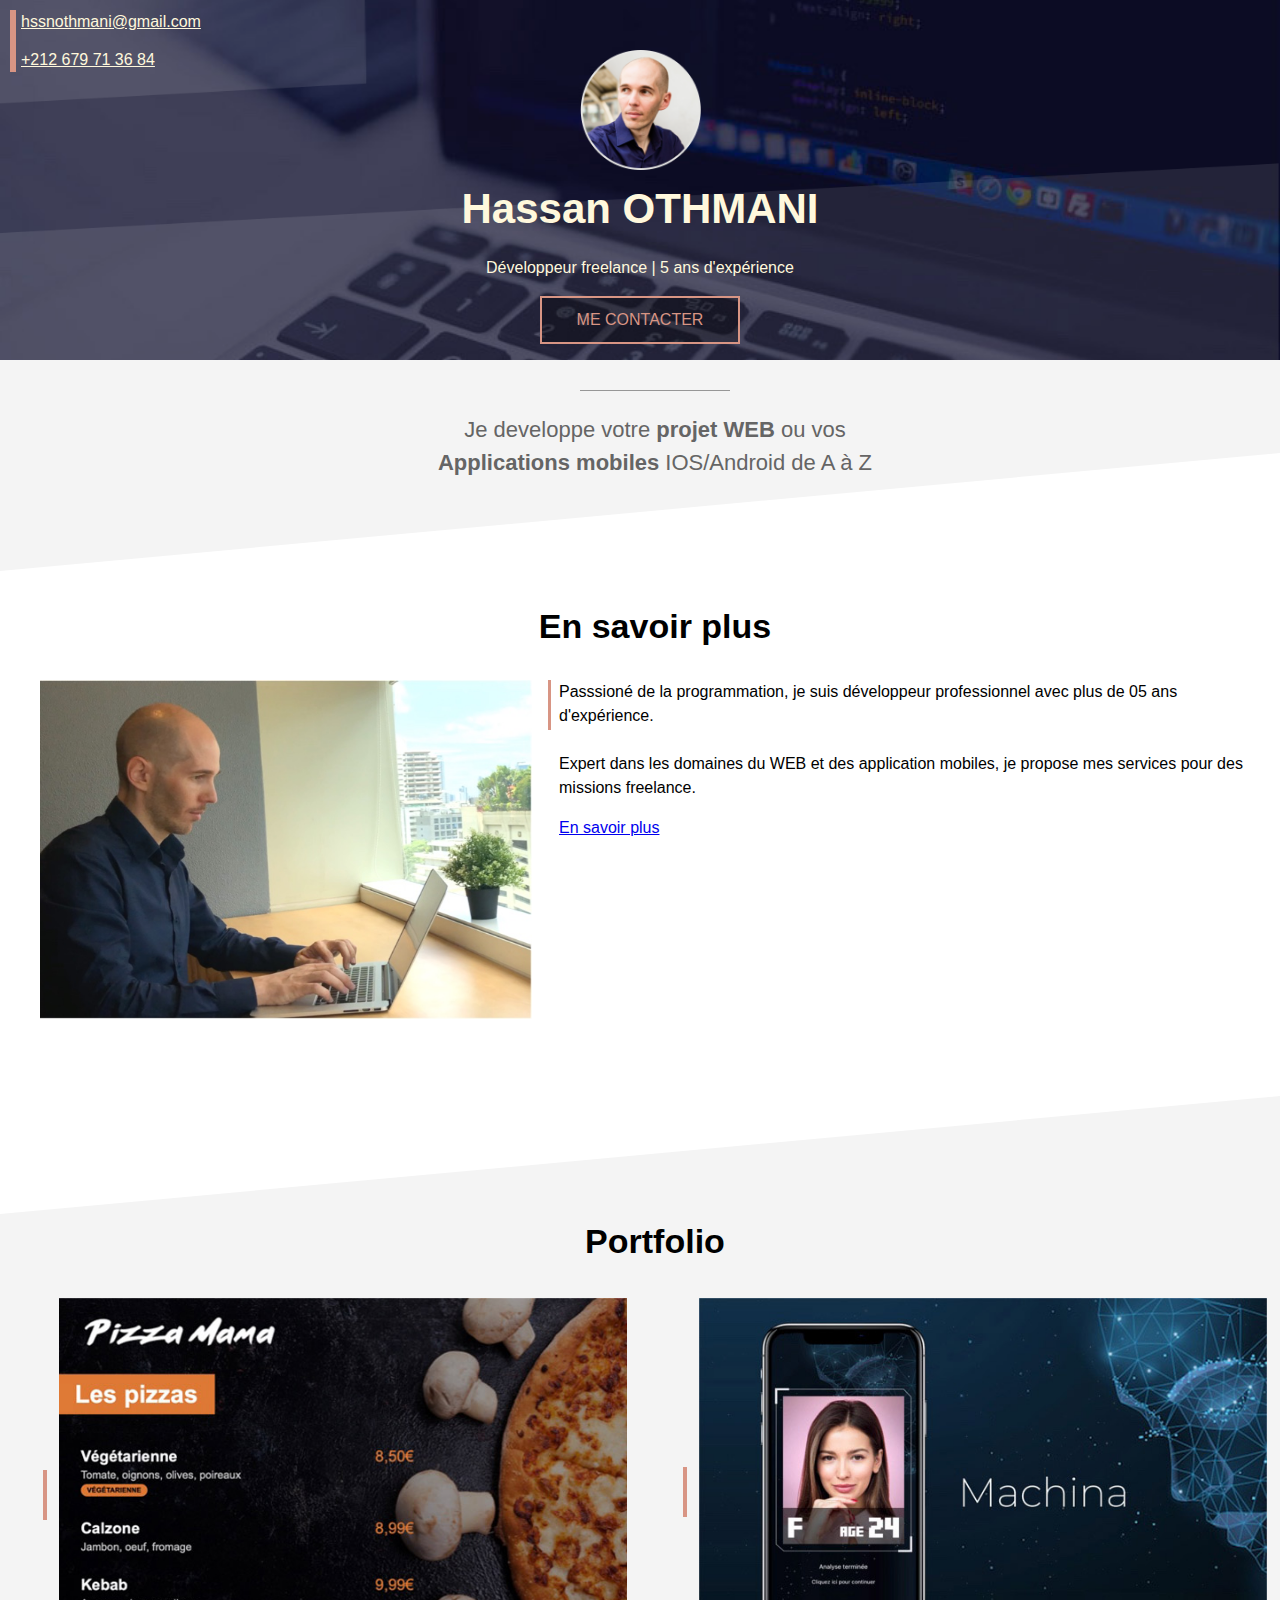
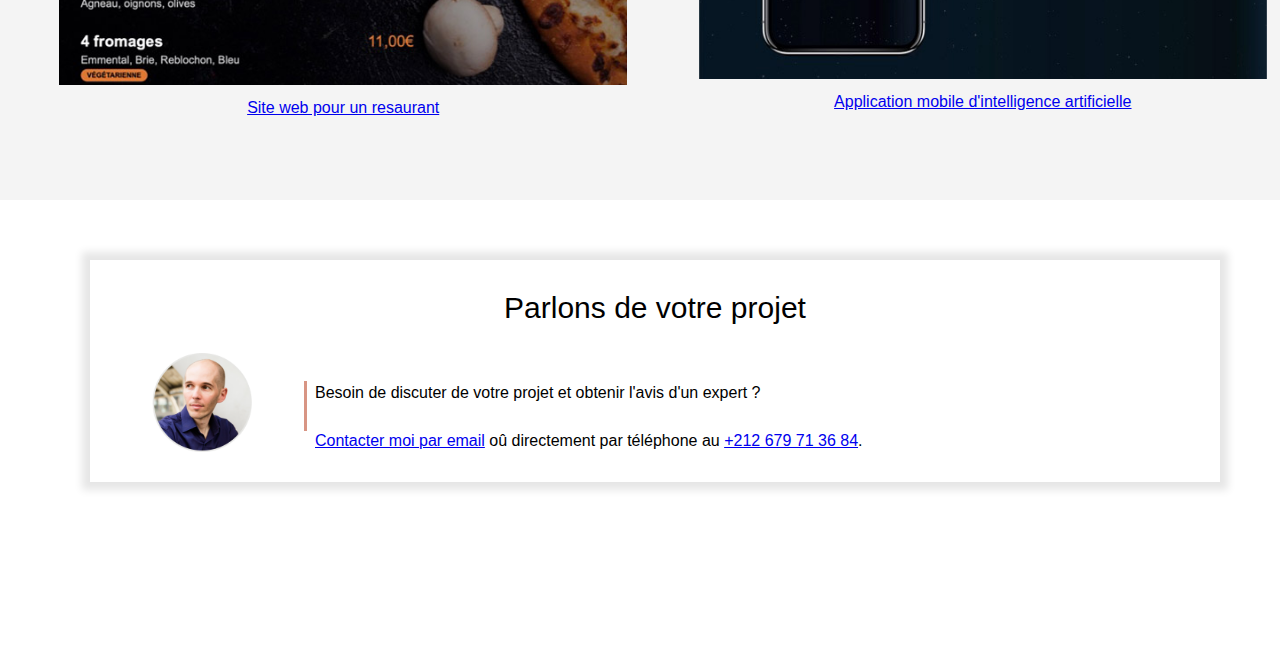
<file: index.html>
<!DOCTYPE html>
<html lang="Fr">
<head>
    <meta charset="UTF-8">
    <meta http-equiv="X-UA-Compatible" content="IE=edge">
    <meta name="viewport" content="width=device-width, initial-scale=1.0">
    <title>Document</title>
    <link rel="stylesheet" href="hssnPortfolio.css">
</head>
<body>
    <!--Cover-->
    <div class="cover">
        <img class= "profile" src="profile.png">
        <h1>Hassan OTHMANI</h1>
        <P>Développeur freelance | 5 ans d'expérience</P>
        <div class="contact-cover">
            <p><a href="mailto:hssnothma@gmail.com?subject=contact%20pour%20consultation">hssnothmani@gmail.com</a></p>
            <p><a href="tel:+212679713684">+212 679 71 36 84</a></p>
        </div>
        <div class="me_contacter">
            <p><a href="mailto:hssnothma@gmail.com?subject=contact%20pour%20consultation">ME CONTACTER</a></p>
        </div>
    </div>
    <!--section grise1-->
    <div class="section section_grise1">
        <div class="separateur"></div>
        <p>Je developpe votre <b>projet WEB</b> ou vos <b>Applications mobiles</b> IOS/Android de A à Z</p>
      </div>
    <!--section blanche-->
    <div class="section">
        <h2>En savoir plus</h2>
            <img src="profile2.jpg" class="col40">
        <div class="col60 float_right" style="padding-left: 16px;">
            <div class="paragraphe_avec_ligne_verticale">
                <p>Passsioné de la programmation, je suis développeur professionnel avec plus de 05 ans d'expérience.</br></br>
                Expert dans les domaines du WEB et des application mobiles, je propose mes services pour des missions freelance.</p>
                <a href="#">En savoir plus</a>
            </div>
        </div>
    </div>
    <!--section grise2-->
    <div class="section section_grise2">
        <h2>Portfolio</h2>
        <table class="col_portfolio" style="display: inline-block;">
            <tr>
                <td><div class="ligne_vertical"></div></td>
                <td><a href="portfolio_site_restaurant.html"><img src="project1small.jpg" style="width: 100%;"></a></td>
            </tr>
            <tr>
                <td></td>
                <td align="center"><a href="portfolio_site_restaurant.html">Site web pour un resaurant</a></td>
            </tr>
        </table>
        <table class="col_portfolio float_right">
            <tr>
                <td><div class="ligne_vertical"></div></td>
                <td><a href="portfolio_application_mobile.html"><img src="project2small.jpg" style="width: 100%;"></a></td>
            </tr>
            <tr>
                <td></td>
                <td align="center"><a href="portfolio_application_mobile.html">Application mobile d'intelligence artificielle</a></td>
            </tr>
        </table>
    </div>
      <!--section blanche-->
    <div class="section">
        <iframe src="contact_frame.html" scrolling="no"></iframe>
    </div>
</body>
</html>
</file>
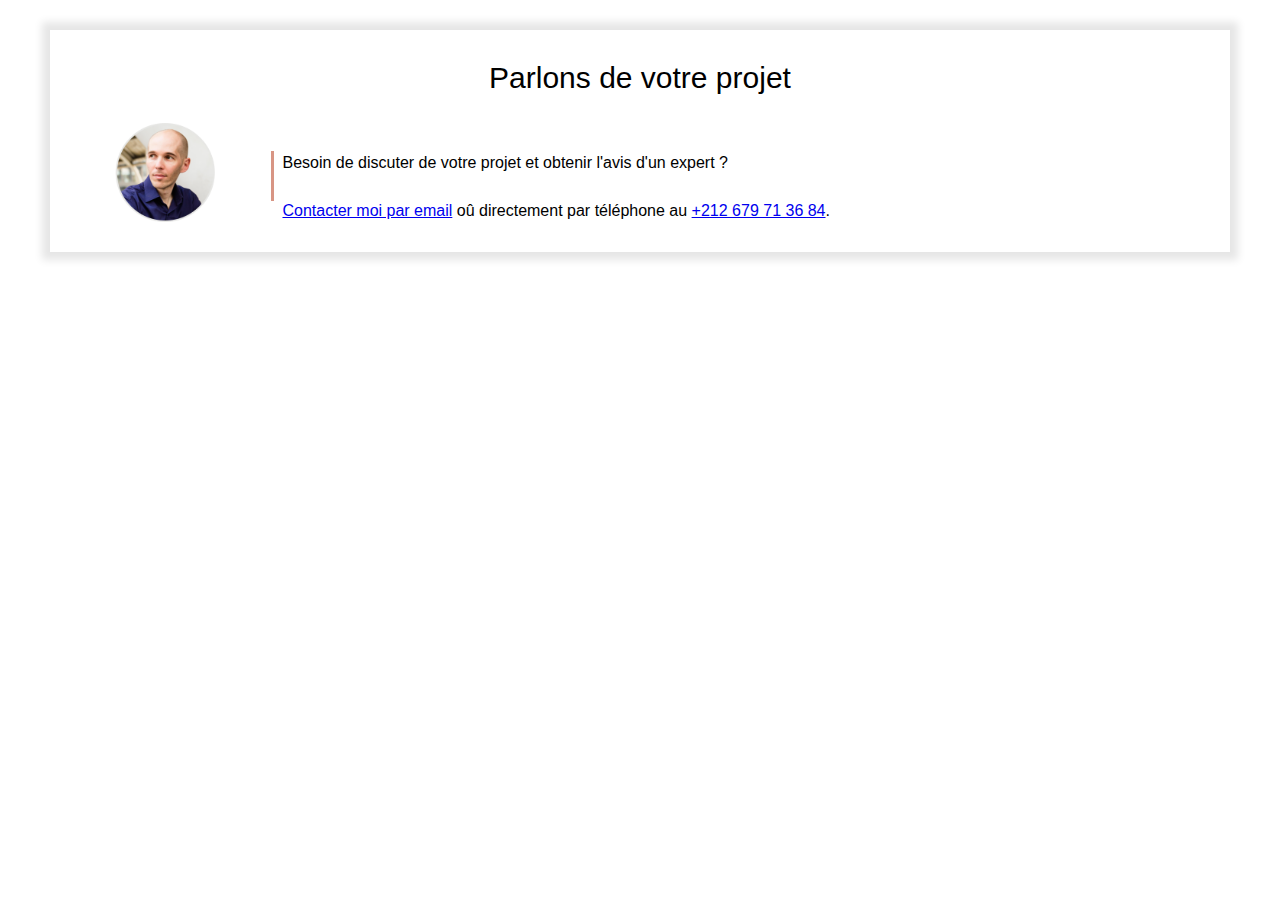
<file: contact_frame.html>
<!DOCTYPE html>
<html lang="Fr">
<head>
    <meta charset="UTF-8">
    <meta name="viewport" content="width=device-width, initial-scale=1.0">
    <link rel="stylesheet" href="hssnPortfolio.css">
</head>
<body>
    <div class="frame">
        <p class="frame_title">Parlons de votre projet</p>
        <table style="width: 100%;">
            <tr>
                <td valign="top" align="center"><img src="profile.png"></td>
                <td>
                    <div class="paragraphe_avec_ligne_verticale" style="margin-left: 20px;">
                        <p>Besoin de discuter de votre projet et obtenir l'avis d'un expert ?</br></br><a href="mailto:hssnothma@gmail.com?subject=contact%20pour%20consultation">Contacter moi par email</a> oû directement par téléphone au <a href="tel:+212679713684">+212 679 71 36 84</a>.</p>
                    </div>
                </td>
            </tr>
        </table>
    </div>
</body>
</file>
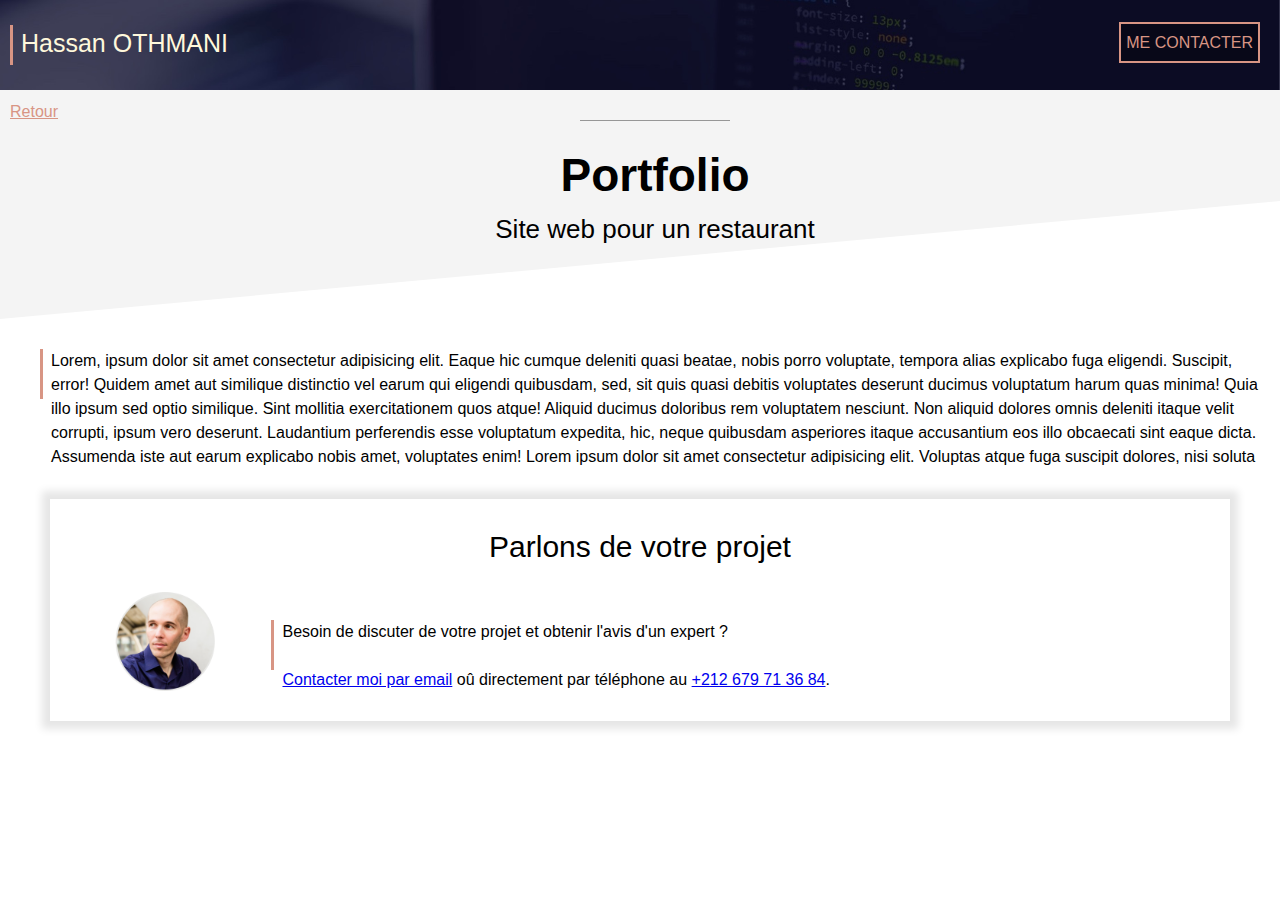
<file: portfolio_application_mobile.html>
<!DOCTYPE html>
<html lang="Fr">
<head>
    <meta charset="UTF-8">
    <meta name="viewport" content="width=device-width, initial-scale=1.0">
    <title>Portfolio site restaurant</title>
    <link rel="stylesheet" href="hssnPortfolio.css"> 
</head>
<body>
    <!--header-->
    <div class="portfolio_header">
        <div class="paragraphe_avec_ligne_verticale" style="left: 10px; top: 25px; position: absolute; height: 40px;">
            <p class="portfolio_header_title">Hassan OTHMANI</p>
        </div>
        <div class="me_contacter_personalisee">
            <p><a href="mailto:hssnothma@gmail.com?subject=contact%20pour%20consultation">ME CONTACTER</a></p>
        </div>
    </div>   
    <!--section grise titre-->
    <div class="section section_grise1 section_grise_retour">
        <div class="separateur"></div>
        <div class="portfolio">
            <h1>Portfolio</h1>
            <h2>Site web pour un restaurant</h2>
            <a class="portfolio_back" href="index.html">Retour</a>
        </div>
        
      </div>
    <!--contenu-->
    <div class="section">
            <div class="paragraphe_avec_ligne_verticale">
                <p>Lorem, ipsum dolor sit amet consectetur adipisicing elit. Eaque hic cumque deleniti quasi beatae, nobis porro voluptate, tempora alias explicabo fuga eligendi. Suscipit, error! Quidem amet aut similique distinctio vel earum qui eligendi quibusdam, sed, sit quis quasi debitis voluptates deserunt ducimus voluptatum harum quas minima! Quia illo ipsum sed optio similique. Sint mollitia exercitationem quos atque! Aliquid ducimus doloribus rem voluptatem nesciunt. Non aliquid dolores omnis deleniti itaque velit corrupti, ipsum vero deserunt. Laudantium perferendis esse voluptatum expedita, hic, neque quibusdam asperiores itaque accusantium eos illo obcaecati sint eaque dicta. Assumenda iste aut earum explicabo nobis amet, voluptates enim!
                    
                    Lorem ipsum dolor sit amet consectetur adipisicing elit. Voluptas atque fuga suscipit dolores, nisi soluta sit aliquam ab sunt mollitia quibusdam vitae unde? Porro dolorum minus dicta aperiam beatae deserunt?</p>
                <u>Techniques utilisées</u><b>: HTML - CSS - PYTHON - HEROKO</b>
                <div style="text-align: center;">
                    <img class="portfolio" src="project2.jpg">    
                    <a href="#" style="display: block; margin-top: 10px;">Consulter le projet</a>
                </div> 
            </div>
        </div>
    <!--frame-->
        <iframe src="contact_frame.html" scrolling="no"></iframe>
</body>
</html>
</file>
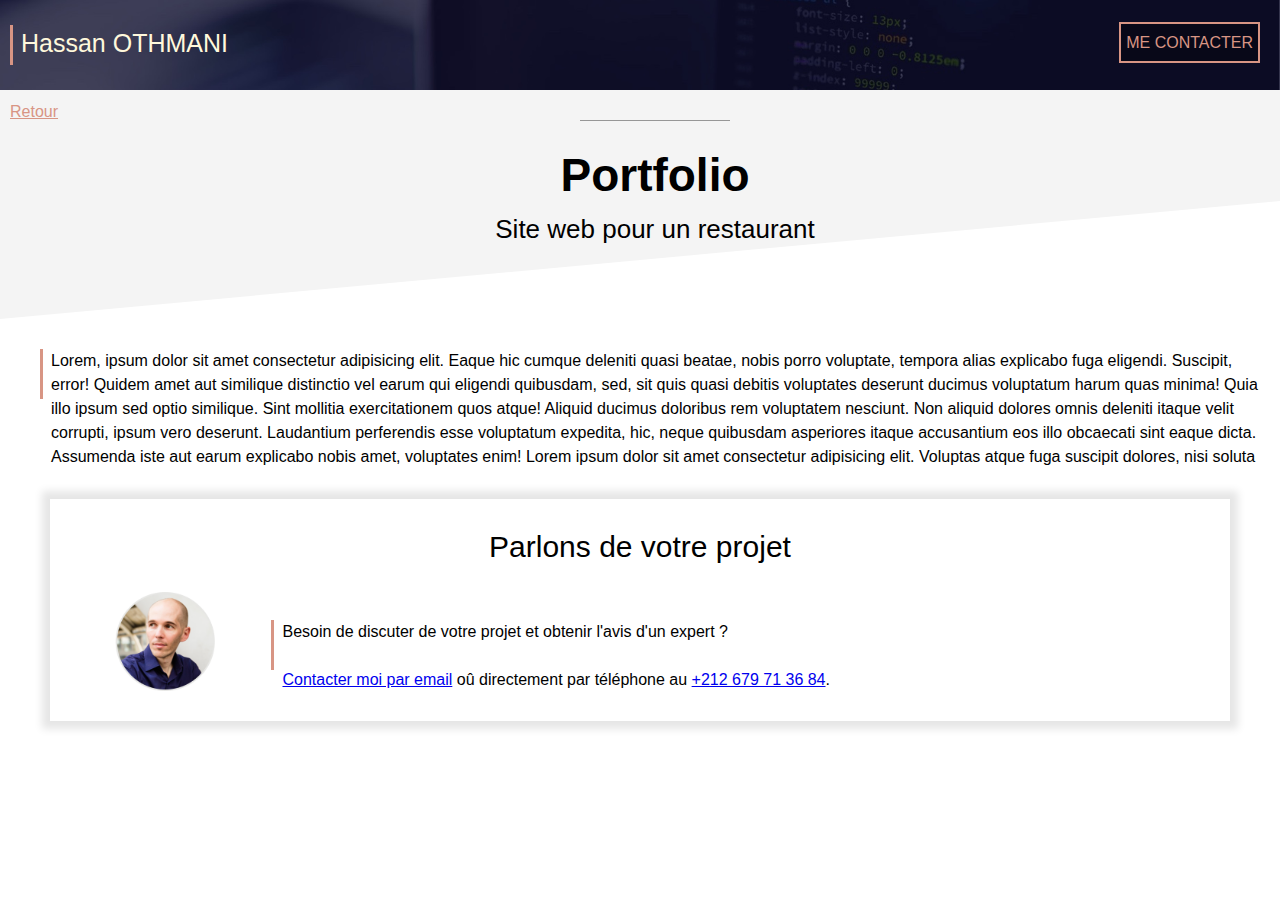
<file: portfolio_site_restaurant.html>
<!DOCTYPE html>
<html lang="Fr">
<head>
    <meta charset="UTF-8">
    <meta name="viewport" content="width=device-width, initial-scale=1.0">
    <title>Portfolio site restaurant</title>
    <link rel="stylesheet" href="hssnPortfolio.css"> 
</head>
<body>
    <!--header-->
    <div class="portfolio_header">
        <div class="paragraphe_avec_ligne_verticale" style="left: 10px; top: 25px; position: absolute; height: 40px;">
            <p class="portfolio_header_title">Hassan OTHMANI</p>
        </div>
        <div class="me_contacter_personalisee">
            <p><a href="mailto:hssnothma@gmail.com?subject=contact%20pour%20consultation">ME CONTACTER</a></p>
        </div>
    </div>   
    <!--section grise titre-->
    <div class="section section_grise1 section_grise_retour">
        <div class="separateur"></div>
        <div class="portfolio">
            <h1>Portfolio</h1>
            <h2>Site web pour un restaurant</h2>
            <a class="portfolio_back" href="index.html">Retour</a>
        </div>
        
      </div>
    <!--contenu-->
    <div class="section">
            <div class="paragraphe_avec_ligne_verticale">
                <p>Lorem, ipsum dolor sit amet consectetur adipisicing elit. Eaque hic cumque deleniti quasi beatae, nobis porro voluptate, tempora alias explicabo fuga eligendi. Suscipit, error! Quidem amet aut similique distinctio vel earum qui eligendi quibusdam, sed, sit quis quasi debitis voluptates deserunt ducimus voluptatum harum quas minima! Quia illo ipsum sed optio similique. Sint mollitia exercitationem quos atque! Aliquid ducimus doloribus rem voluptatem nesciunt. Non aliquid dolores omnis deleniti itaque velit corrupti, ipsum vero deserunt. Laudantium perferendis esse voluptatum expedita, hic, neque quibusdam asperiores itaque accusantium eos illo obcaecati sint eaque dicta. Assumenda iste aut earum explicabo nobis amet, voluptates enim!
                    
                    Lorem ipsum dolor sit amet consectetur adipisicing elit. Voluptas atque fuga suscipit dolores, nisi soluta sit aliquam ab sunt mollitia quibusdam vitae unde? Porro dolorum minus dicta aperiam beatae deserunt?</p>
                <u>Techniques utilisées</u><b>: HTML - CSS - PYTHON - HEROKO</b>
                <div style="text-align: center;">
                    <img class="portfolio" src="project1.jpg">    
                    <a href="#" style="display: block; margin-top: 10px;">Consulter le projet</a>
                </div> 
            </div>
        </div>
    <!--frame-->
        <iframe src="contact_frame.html" scrolling="no"></iframe>
</body>
</html>
</file>
<file: hssnPortfolio.css>
* {
    box-sizing: border-box;
}

:root {
    --color1: #D89584;
    --color2: #F4F4F4;
}

body {
    margin: 0;
    font-family: Arial, Helvetica, sans-serif;
    line-height: 1.5;    
}

iframe {
    width: 100%;
    border: none;
    height: 350px;
}

div.cover {
    background: url(cover_overlay.png) no-repeat center/100% 100% ,url(cover.jpg) no-repeat center/cover;
    height: 360px;
    position: relative;
}

img.profile {
    height: 120px;
    position: relative;
    left: 50%;
    margin-left: -60px;
    margin-top: 50px;
}

div.cover h1 {
    text-align: center;
    color: cornsilk;
    font-size: 42px;
    margin-top: 0;
    margin-bottom: 10px;
}

div.cover p {
    text-align: center;
    color: cornsilk;
}

div.contact-cover {
    position: absolute;
    top: 10px;
    left: 10px;
    border-left: 6px solid var(--color1);
    padding-left: 5px;
    font-size: 16px;
}

div.contact-cover p {
    text-align: left;
    margin-top: 0;
    margin-bottom: 0;
}

div.contact-cover p:first-child{
    margin-bottom: 14px;
}

div.contact-cover * {
    color: cornsilk;
}

div.me_contacter a {
    color: var(--color1);
    width: 200px;
    background-color: #00000050;
    border: 2px solid var(--color1);
    position: absolute;
    left: 50%;
    margin-left: -100px;
    text-decoration: none;
    padding: 10px 5px;
}

div.me_contacter a:hover {
    color: cornsilk;
    border-color: cornsilk;
}

.section {
    padding: 30px 10px 70px 40px;  
    overflow: auto; 
}

div.section_grise1 {
    background: url(triangle2white.svg) no-repeat center bottom/100% ;
    background-color: var(--color2);  
    padding-bottom: 70px;                     
}

div.section_grise2 {
    background: url(triangle1white.svg) no-repeat center top/100% ;
    background-color: var(--color2); 
    padding-top: 120px;                      
}

h1 {
    text-align: center;
    font-size: 34px;
    margin-top: 0;
}

h2 {
    text-align: center;
    font-size: 34px;
    margin-top: 0px;
}
div.separateur {
    position: relative;
    height: 1px;
    width: 150px;
    background: #979797;
    left: 50%;
    margin-left: -75px;   
}

div.section_grise1 p {
    color: #656565;
    text-align: center;
    font-size: 22px;
    max-width: 450px;
    margin-left: auto;
    margin-right: auto;
}

.col40 {
    width: 40%;
}

.col60 {
    width: 60%;
}

.float_right {
    float: right;
}

div.paragraphe_avec_ligne_verticale {
    border-left: 3px solid var(--color1);
    padding-left: 8px;
    height: 50px;    
}

div.paragraphe_avec_ligne_verticale p {
    margin-top: 0;
}

div.ligne_vertical {
    width: 4px;
    height: 50px;
    background-color: var(--color1);
    margin-right: 8px;
}

.col_portfolio {
    width: 48%;
}

p.frame_title {
    font-size: 30px;
    text-align: center;
    margin-top: 5px;
    margin-bottom: 20px;
}

div.frame {
    margin: 30px 50px;
    padding: 20px 30px;
    background-color: white;
    box-shadow: 0px 0px 8px 8px rgba(0, 0, 0, 0.1);
}

div.frame img {
    width: 100px;
}

/* portfolio */

div.portfolio_header {
    position: relative;
    height: 90px;
    background: url(header.jpg) no-repeat center/cover;
}

p.portfolio_header_title {
    color: cornsilk;
    font-size: 25px;
    position: relative;
}

div.me_contacter_personalisee {
    position: absolute;
    right: 20px;
    top: 15px;
}

div.me_contacter_personalisee a{
    position: relative;
    color: var(--color1);
    width: 200px;
    background-color: #00000050;
    border: 2px solid var(--color1);
    text-decoration: none;
    padding: 10px 5px;
    text-align: center;
}

div.portfolio h1 {
    font-size: 46px;
    padding-top: 20px;
    margin-bottom: 0;
}

div.portfolio h2 {
    font-size: 26px;
    font-weight: normal;
    margin-bottom: 0;
}
.section_grise_retour {
    position: relative;
}

a.portfolio_back {
    color: var(--color1);
    position: absolute;
    top: 10px;
    left: 10px;
}
    

img.portfolio {
    width: 70%;
    margin-top: 10px;
    max-width: 750px;
}

/* RESPONSIVE DESIGN */

@media only screen and (max-width: 760px) {
    img.profile {
        height: 90px;
        left: 50%;
        margin-left: -45px;
        margin-top: 60px;
    }

    div.cover h1 {
        font-size: 30px;
        margin-top: 0;
    }

    .section {
        padding: 30px 8px 10px 8px;  
    }

    div.section_grise1 {
        padding-bottom: 40px;                     
    }
    .col40 {
        width: 100%;
        padding-left: 15px;
        padding-right: 10px;
    }
    
    .col60 {
        width: 100%;
    }
    
    .col_portfolio {
        width: 100%;
    }

    div.frame {
        margin: 0px 0px;
        padding: 0px 0px;
        box-shadow: none;
    }

    div.frame img {
        width: 75px;
    }

    div.frame {
        margin: 10px 50px;
    }
    
}
</file>
